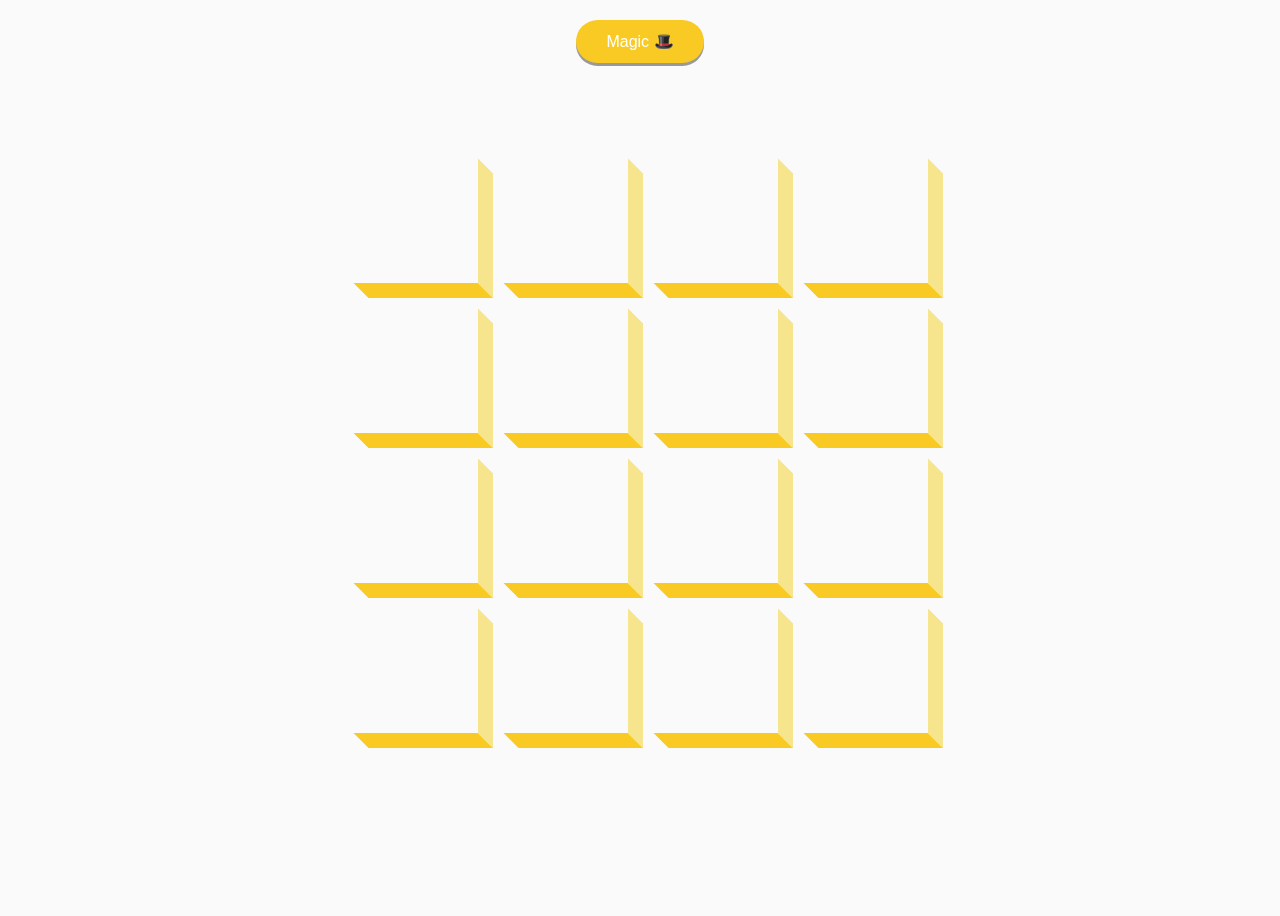
<file: 3d-boxes-background/index.html>
<!DOCTYPE html>
<html lang="en">
  <head>
    <meta charset="UTF-8" />
    <meta name="viewport" content="width=device-width, initial-scale=1.0" />
    <link
      rel="stylesheet"
      href="https://cdnjs.cloudflare.com/ajax/libs/font-awesome/5.14.0/css/all.min.css"
      integrity="sha512-1PKOgIY59xJ8Co8+NE6FZ+LOAZKjy+KY8iq0G4B3CyeY6wYHN3yt9PW0XpSriVlkMXe40PTKnXrLnZ9+fkDaog=="
      crossorigin="anonymous"
    />
    <!-- crossorigin="anonymous" 会发起一个跨域请求，不发送认证消息  -->
    <link rel="stylesheet" href="style.css" />
    <title>3D Boxes Background</title>
  </head>
  <body>
    <button id="btn" class="magic">Magic 🎩</button>
    <div id="boxes" class="boxes big"></div>
    <script src="script.js"></script>
  </body>
</html>
</file>
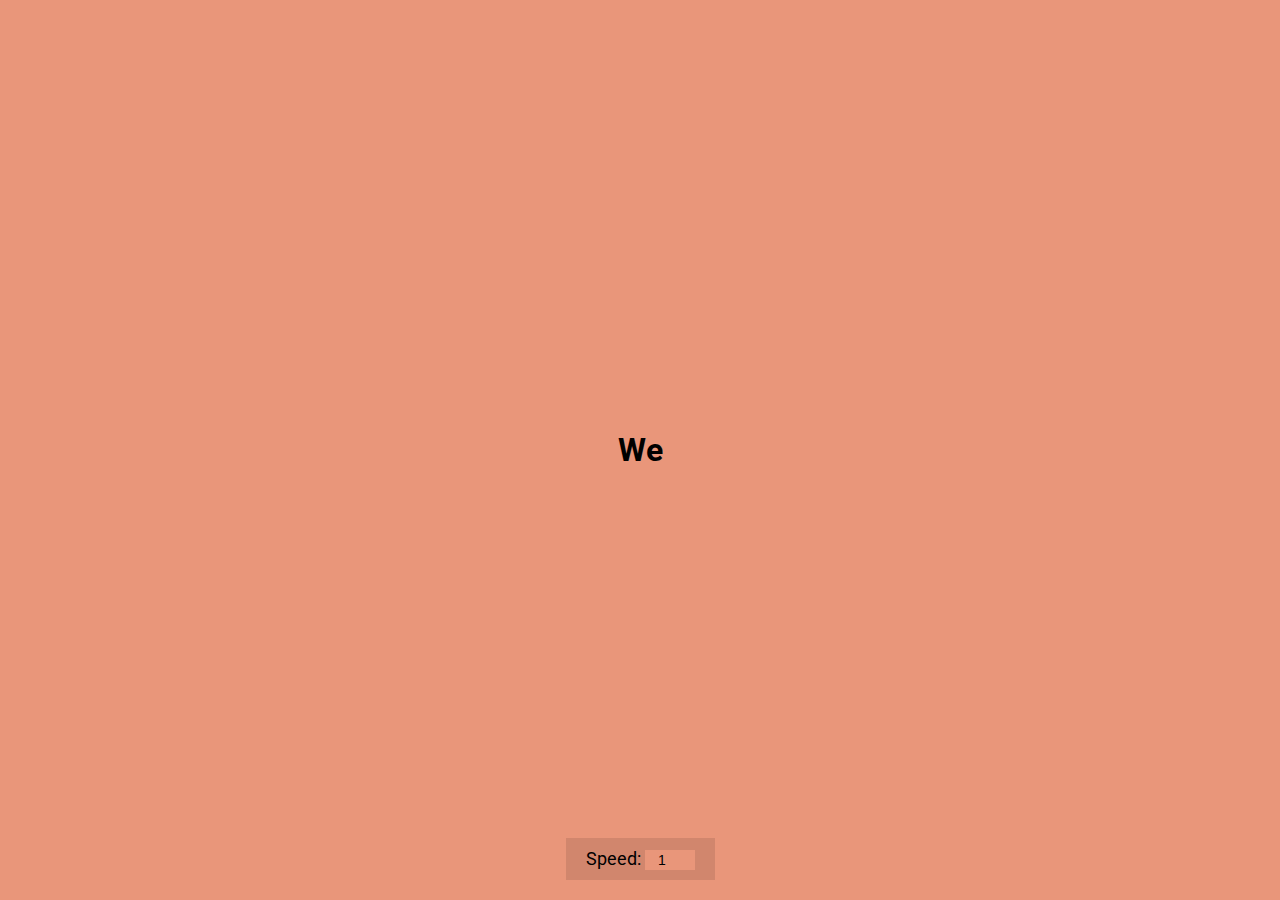
<file: auto-text-effect/index.html>
<!DOCTYPE html>
<html lang="en">
  <head>
    <meta charset="UTF-8" />
    <meta name="viewport" content="width=device-width, initial-scale=1.0" />
    <link rel="stylesheet" href="style.css" />
    <title>Auto Text Effect</title>
  </head>
  <body>
    <h1 id="text">Starting...</h1>

    <div>
      <label for="speed">Speed:</label>
      <input type="number" name="speed" id="speed" value="1" min="1" max="10" step="1">
    </div>

    <script src="script.js"></script>
  </body>
</html>
</file>
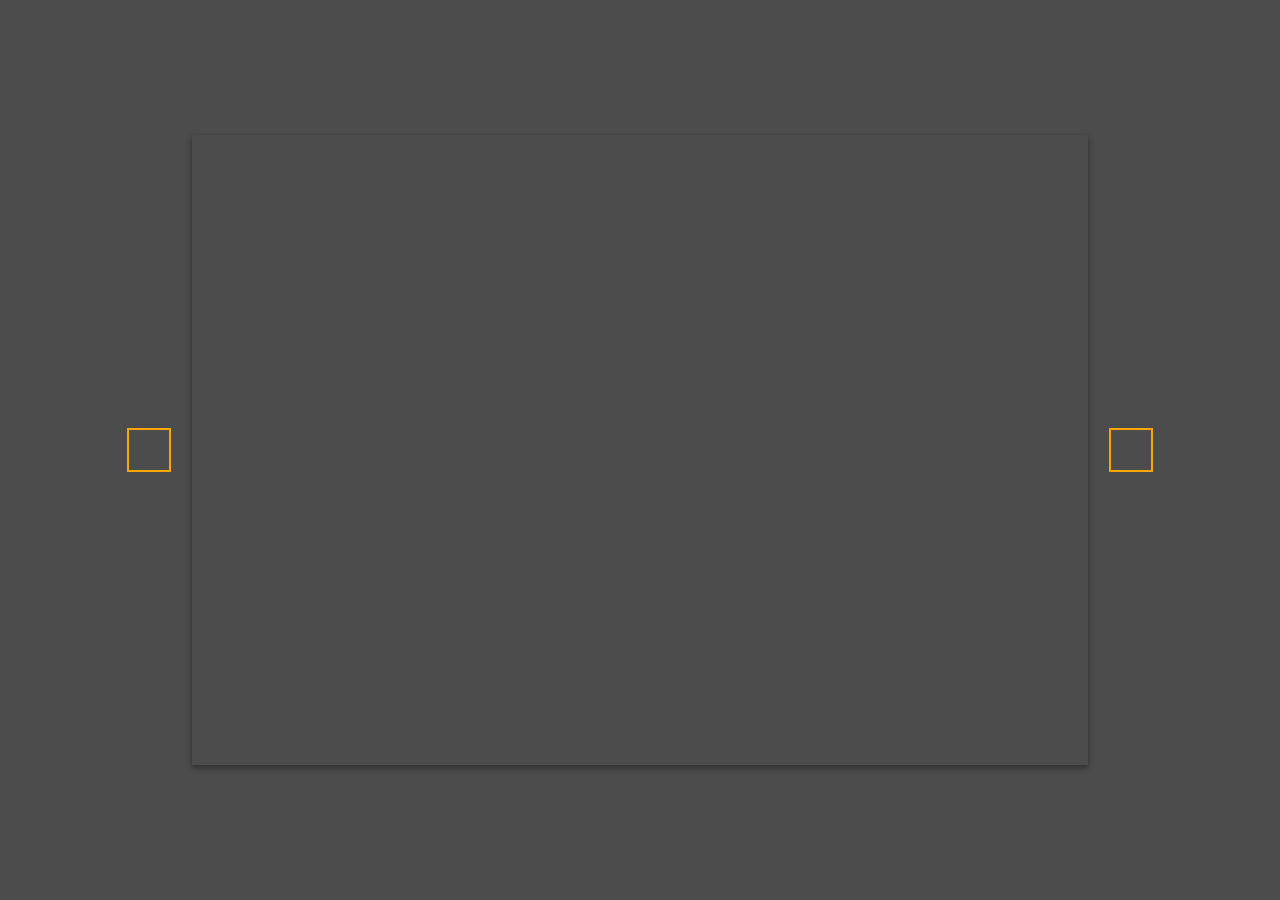
<file: background-slider/index.html>
<!DOCTYPE html>
<html lang="en">
  <head>
    <meta charset="UTF-8" />
    <meta name="viewport" content="width=device-width, initial-scale=1.0" />
    <link
      rel="stylesheet"
      href="https://cdnjs.cloudflare.com/ajax/libs/font-awesome/5.14.0/css/all.min.css"
      integrity="sha512-1PKOgIY59xJ8Co8+NE6FZ+LOAZKjy+KY8iq0G4B3CyeY6wYHN3yt9PW0XpSriVlkMXe40PTKnXrLnZ9+fkDaog=="
      crossorigin="anonymous"
    />
    <link rel="stylesheet" href="style.css" />
    <title>Background Slider</title>
  </head>
  <body>
    <div class="slider-container">
      <div
        class="slide active"
        style="
          background-image: url('https://images.unsplash.com/photo-1549880338-65ddcdfd017b?ixlib=rb-1.2.1&ixid=eyJhcHBfaWQiOjEyMDd9&auto=format&fit=crop&w=2100&q=80');
        "
      ></div>
      <div
        class="slide"
        style="
          background-image: url('https://images.unsplash.com/photo-1511593358241-7eea1f3c84e5?ixlib=rb-1.2.1&ixid=eyJhcHBfaWQiOjEyMDd9&auto=format&fit=crop&w=1934&q=80');
        "
      ></div>

      <div
        class="slide"
        style="
          background-image: url('https://images.unsplash.com/photo-1495467033336-2effd8753d51?ixlib=rb-1.2.1&ixid=eyJhcHBfaWQiOjEyMDd9&auto=format&fit=crop&w=2100&q=80');
        "
      ></div>

      <div
        class="slide"
        style="
          background-image: url('https://images.unsplash.com/photo-1522735338363-cc7313be0ae0?ixlib=rb-1.2.1&ixid=eyJhcHBfaWQiOjEyMDd9&auto=format&fit=crop&w=2689&q=80');
        "
      ></div>

      <div
        class="slide"
        style="
          background-image: url('https://images.unsplash.com/photo-1559087867-ce4c91325525?ixlib=rb-1.2.1&ixid=eyJhcHBfaWQiOjEyMDd9&auto=format&fit=crop&w=2100&q=80');
        "
      ></div>

      <button class="arrow left-arrow" id="left">
        <i class="fas fa-arrow-left"></i>
      </button>

      <button class="arrow right-arrow" id="right">
        <i class="fas fa-arrow-right"></i>
      </button>
    </div>
    <script src="script.js"></script>
  </body>
</html>
</file>
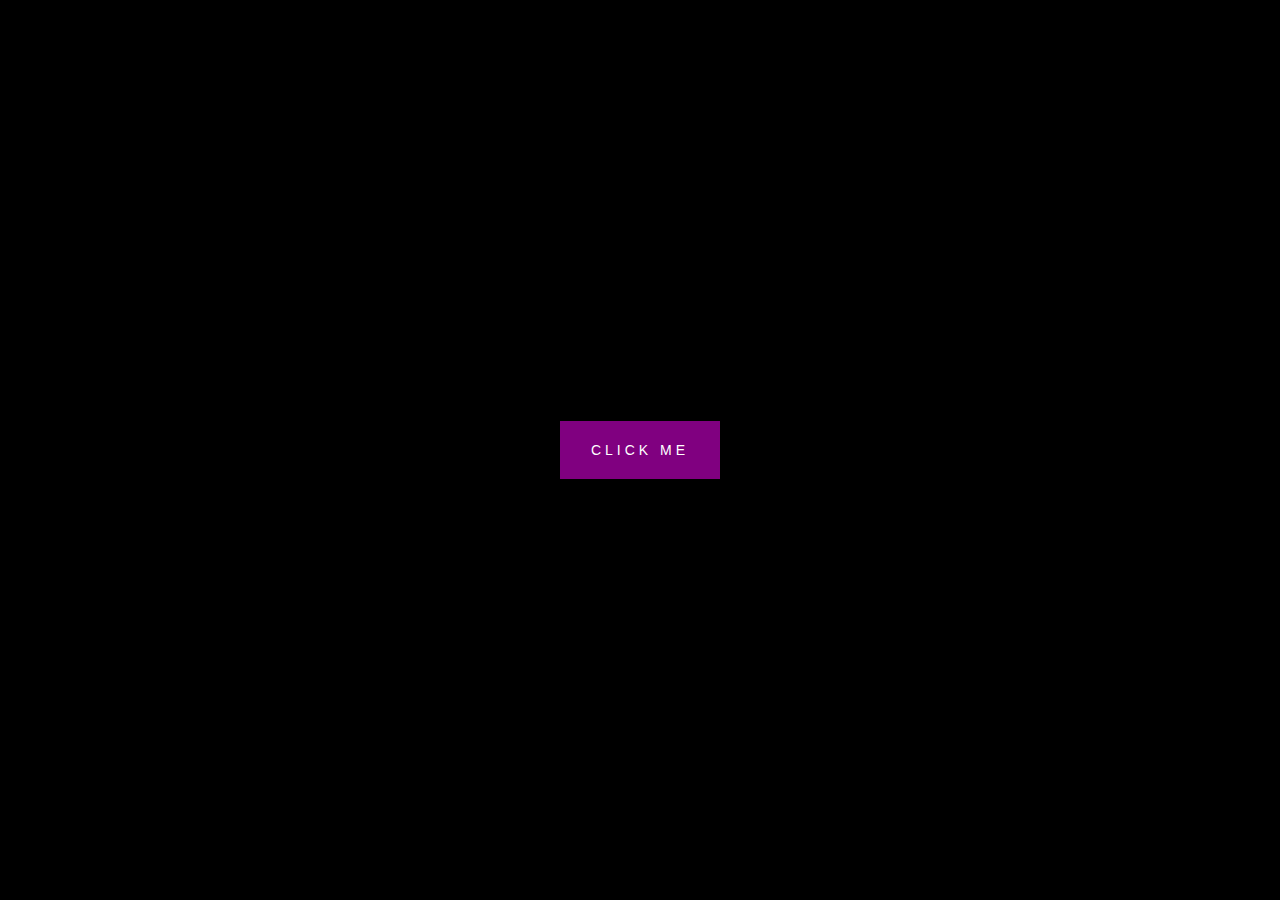
<file: button-ripple-effect/index.html>
<!DOCTYPE html>
<html lang="en">
  <head>
    <meta charset="UTF-8" />
    <meta name="viewport" content="width=device-width, initial-scale=1.0" />
    <link rel="stylesheet" href="style.css" />
    <title>Button Ripple Effect</title>
  </head>
  <body>
    <button class="ripple">Click Me</button>
    <script src="script.js"></script>
  </body>
</html>
</file>
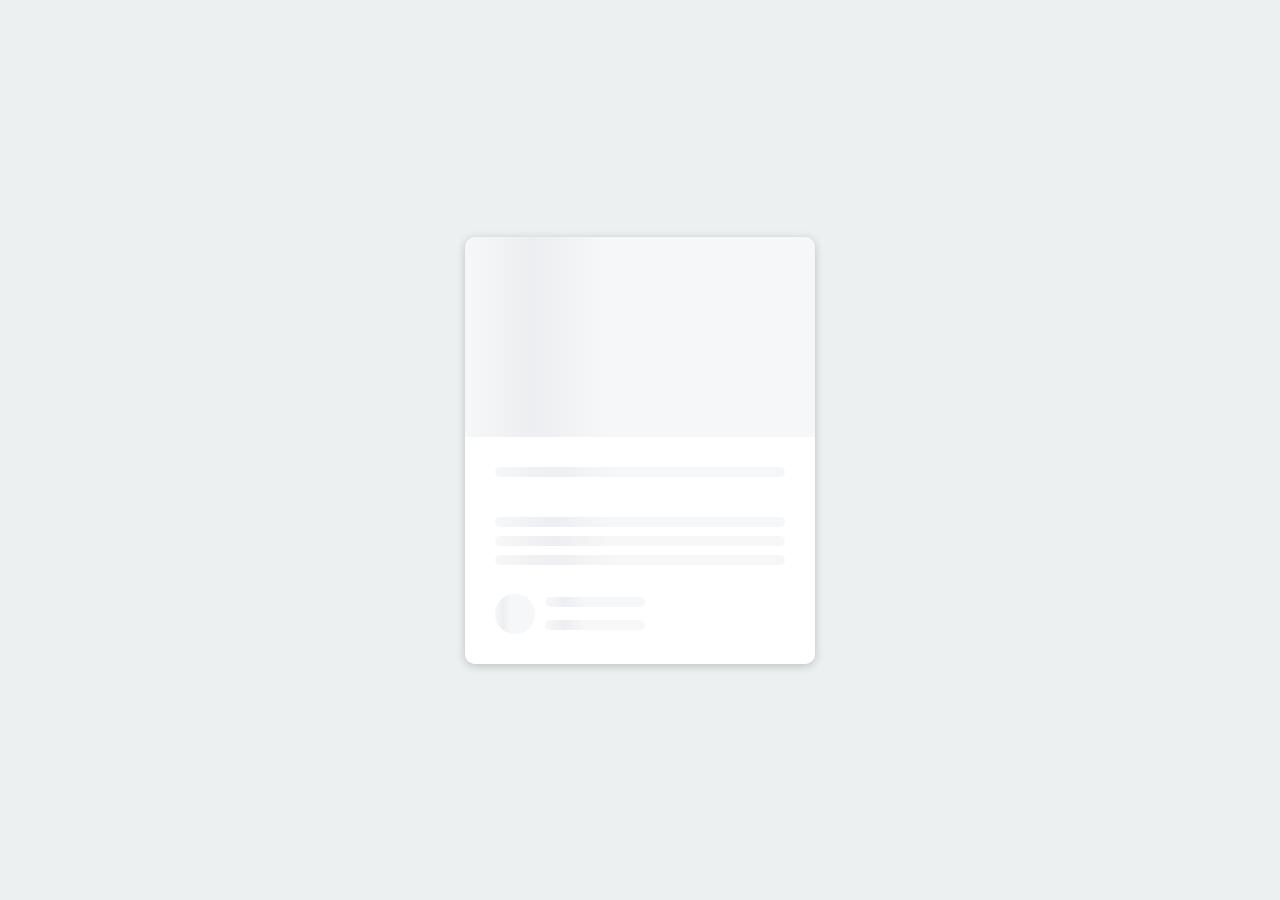
<file: content-placeholder/index.html>
<!DOCTYPE html>
<html lang="en">
  <head>
    <meta charset="UTF-8" />
    <meta name="viewport" content="width=device-width, initial-scale=1.0" />
    <link rel="stylesheet" href="style.css" />
    <title>Content Placeholder</title>
  </head>
  <body>
    <div class="card">
      <div class="card-header animated-bg" id="header">&nbsp;</div>

      <div class="card-content">
        <h3 class="card-title animated-bg animated-bg-text" id="title">
          &nbsp;
        </h3>
        <p class="card-excerpt" id="excerpt">
          &nbsp;
          <span class="animated-bg animated-bg-text">&nbsp;</span>
          <span class="animated-bg animated-bg-text">&nbsp;</span>
          <span class="animated-bg animated-bg-text">&nbsp;</span>
        </p>
        <div class="author">
          <div class="profile-img animated-bg" id="profile_img">&nbsp;</div>
          <div class="author-info">
            <strong class="animated-bg animated-bg-text" id="name"
              >&nbsp;</strong
            >
            <small class="animated-bg animated-bg-text" id="date">&nbsp;</small>
          </div>
        </div>
      </div>
    </div>

    <script src="script.js"></script>
  </body>
</html>
</file>
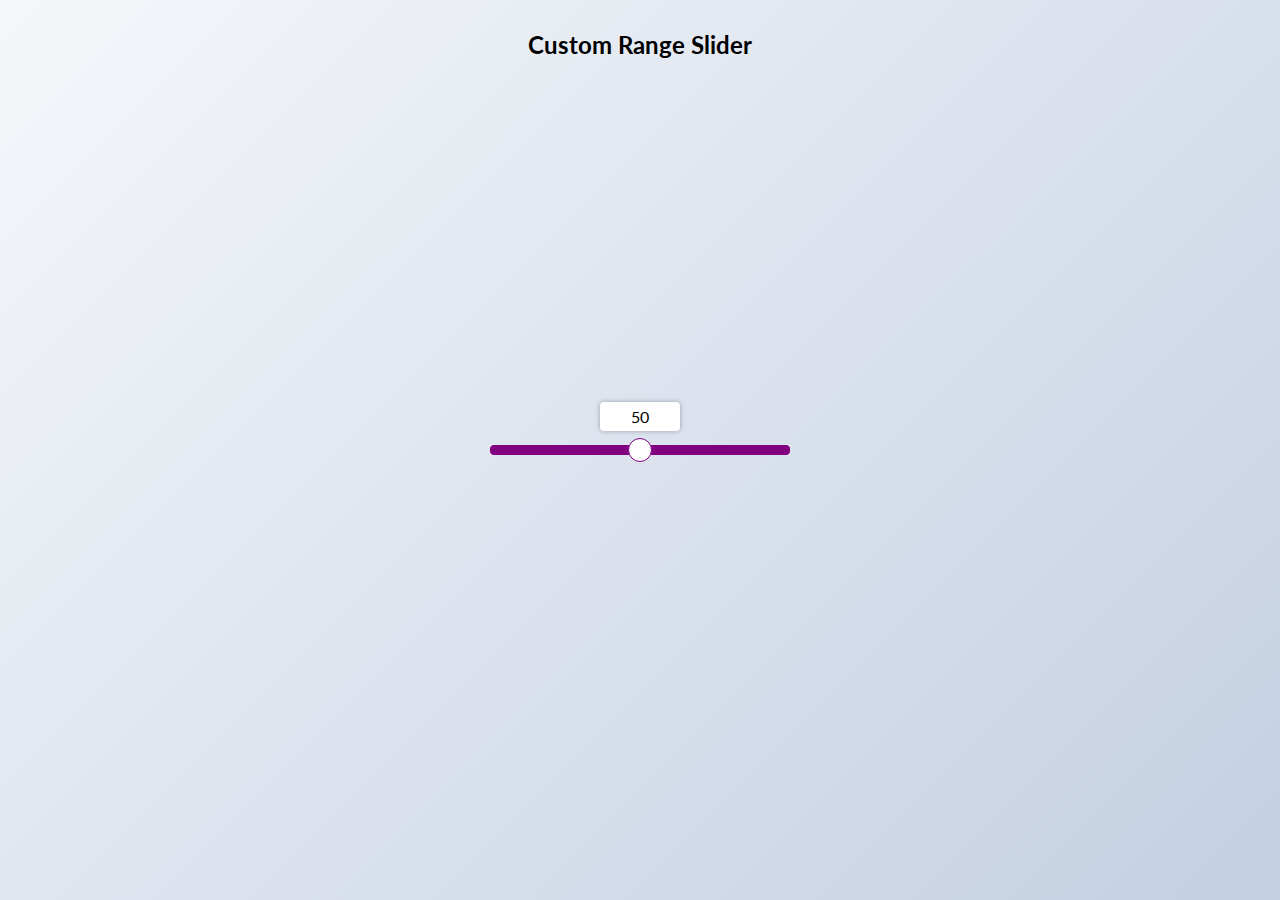
<file: custom-range-slider/index.html>
<!DOCTYPE html>
<html lang="en">
  <head>
    <meta charset="UTF-8" />
    <meta name="viewport" content="width=device-width, initial-scale=1.0" />
    <link rel="stylesheet" href="style.css" />
    <title>Custom Range Slider</title>
  </head>
  <body>
    <h2>Custom Range Slider</h2>
    <div class="range-container">
      <input type="range" id="range" min="0" max="100">
      <label for="range">50</label>
    </div>

    <script src="script.js"></script>
  </body>
</html>
</file>
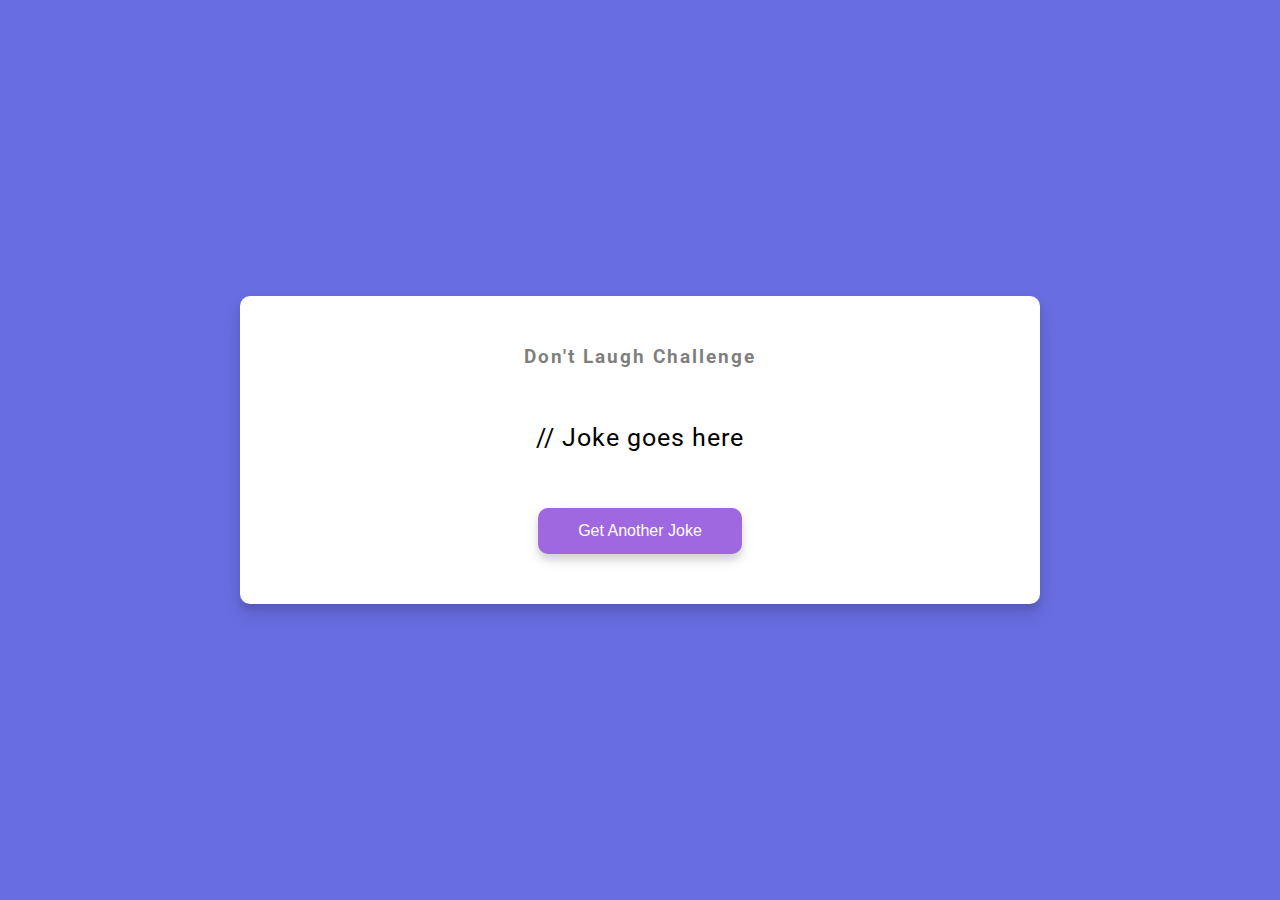
<file: dad-jokes/index.html>
<!DOCTYPE html>
<html lang="en">
  <head>
    <meta charset="UTF-8" />
    <meta name="viewport" content="width=device-width, initial-scale=1.0" />
    <link rel="stylesheet" href="style.css" />
    <title>Dad Jokes</title>
  </head>
  <body>
    <div class="container">
      <h3>Don't Laugh Challenge</h3>
      <div id="joke" class="joke">// Joke goes here</div>
      <button id="jokeBtn" class="btn">Get Another Joke</button>
    </div>
    <script src="script.js"></script>
  </body>
</html>
</file>
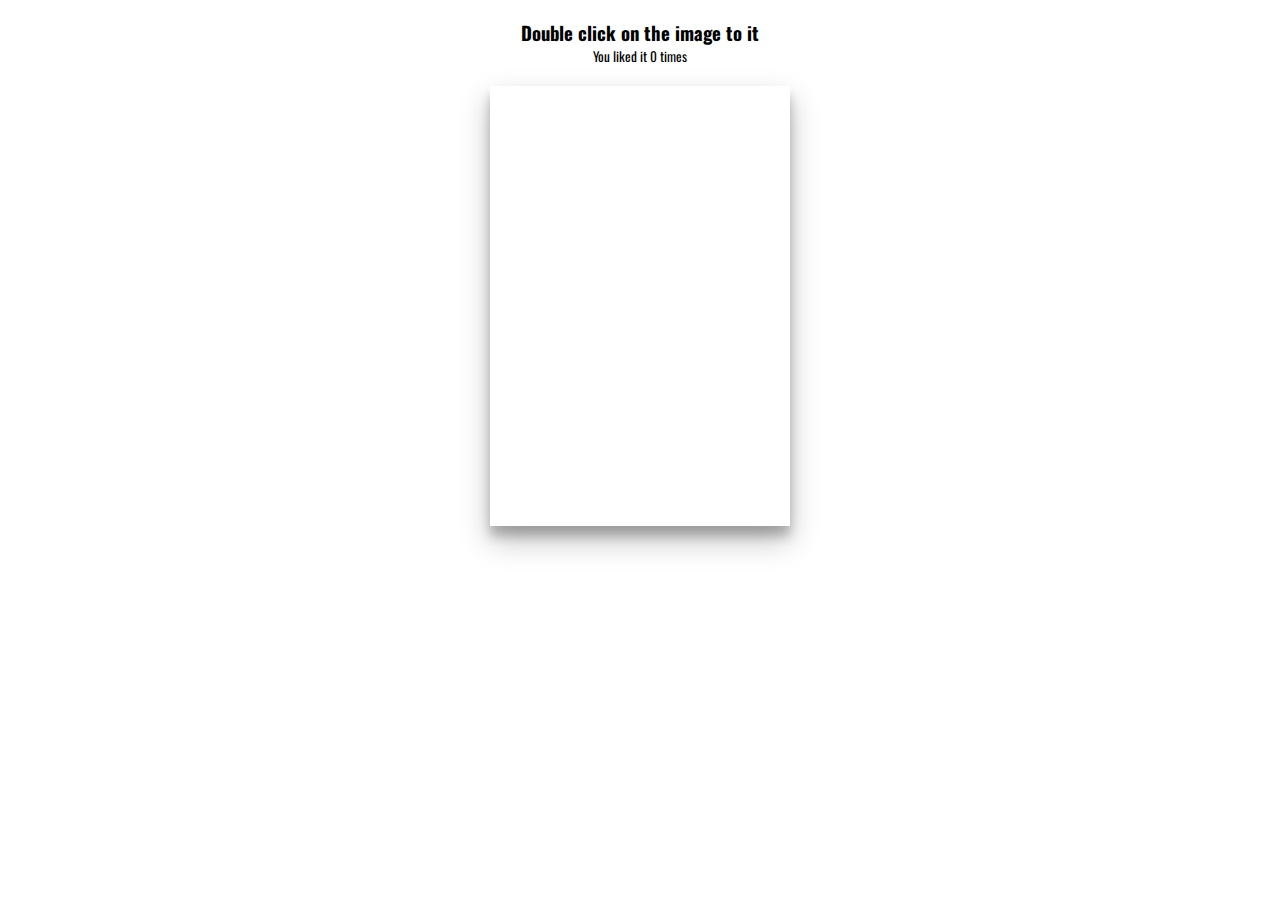
<file: double-click-heart/index.html>
<!DOCTYPE html>
<html lang="en">
  <head>
    <meta charset="UTF-8" />
    <meta name="viewport" content="width=device-width, initial-scale=1.0" />
    <link rel="stylesheet" href="https://cdnjs.cloudflare.com/ajax/libs/font-awesome/5.14.0/css/all.min.css" integrity="sha512-1PKOgIY59xJ8Co8+NE6FZ+LOAZKjy+KY8iq0G4B3CyeY6wYHN3yt9PW0XpSriVlkMXe40PTKnXrLnZ9+fkDaog==" crossorigin="anonymous" />
    <link rel="stylesheet" href="style.css" />
    <title>Double Click Heart</title>
  </head>
  <body>
    <h3>Double click on the image to <i class="fas fa-heart"></i> it</h3>
    <small>You liked it <span id="times">0</span> times</small>

    <div class="loveMe"></div>

    <script src="script.js"></script>
  </body>
</html>
</file>
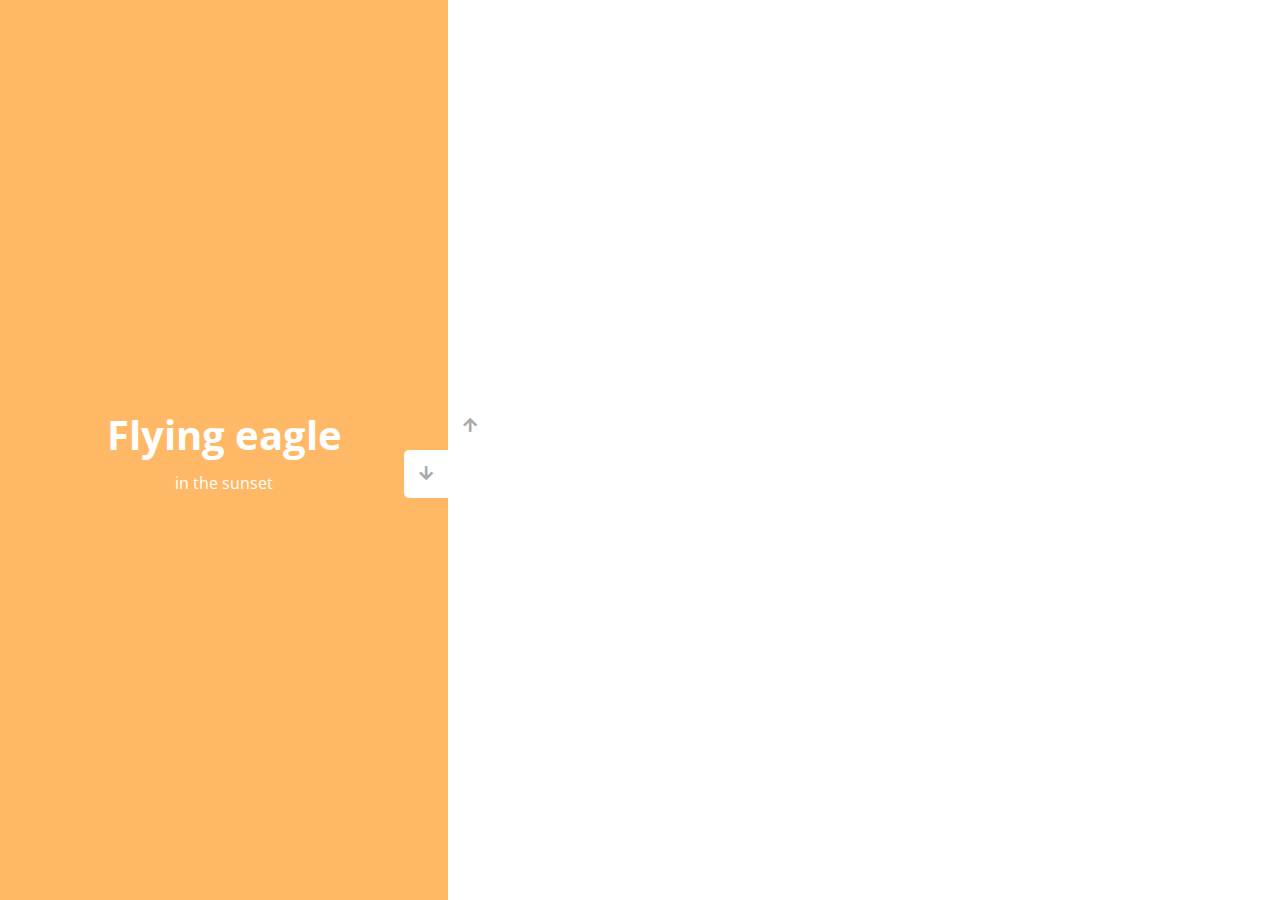
<file: double-vertical-slider/index.html>
<!DOCTYPE html>
<html lang="en">
  <head>
    <meta charset="UTF-8" />
    <meta name="viewport" content="width=device-width, initial-scale=1.0" />
    <link rel="stylesheet" href="https://cdnjs.cloudflare.com/ajax/libs/font-awesome/5.15.1/css/all.min.css" />
    <link rel="stylesheet" href="style.css" />
    <title>Vertical Slider</title>
  </head>
  <body>
    <div class="slider-container">
      <div class="left-slide">
        <div style="background-color: #FD3555">
          <h1>Nature flower</h1>
          <p>all in pink</p>
        </div>
        <div style="background-color: #2A86BA">
          <h1>Bluuue Sky</h1>
          <p>with it's mountains</p>
        </div>
        <div style="background-color: #252E33">
          <h1>Lonely castle</h1>
          <p>in the wilderness</p>
        </div>
        <div style="background-color: #FFB866">
          <h1>Flying eagle</h1>
          <p>in the sunset</p>
        </div>
      </div>
      <div class="right-slide">
        <div style="background-image: url('https://images.unsplash.com/photo-1508768787810-6adc1f613514?ixlib=rb-0.3.5&ixid=eyJhcHBfaWQiOjEyMDd9&s=e27f6661df21ed17ab5355b28af8df4e&auto=format&fit=crop&w=1350&q=80')"></div>
        <div style="background-image: url('https://images.unsplash.com/photo-1519981593452-666cf05569a9?ixlib=rb-0.3.5&ixid=eyJhcHBfaWQiOjEyMDd9&s=90ed8055f06493290dad8da9584a13f7&auto=format&fit=crop&w=715&q=80')"></div>
        <div style="background-image: url('https://images.unsplash.com/photo-1486899430790-61dbf6f6d98b?ixlib=rb-0.3.5&ixid=eyJhcHBfaWQiOjEyMDd9&s=8ecdee5d1b3ed78ff16053b0227874a2&auto=format&fit=crop&w=1002&q=80')"></div>
        <div style="background-image: url('https://images.unsplash.com/photo-1510942201312-84e7962f6dbb?ixlib=rb-0.3.5&ixid=eyJhcHBfaWQiOjEyMDd9&s=da4ca7a78004349f1b63f257e50e4360&auto=format&fit=crop&w=1050&q=80')"></div>
      </div>
      <div class="action-buttons">
        <button class="down-button">
          <i class="fas fa-arrow-down"></i>
        </button>
        <button class="up-button">
          <i class="fas fa-arrow-up"></i>
        </button>
      </div>
    </div>

    <script src="script.js"></script>
  </body>
</html>
</file>
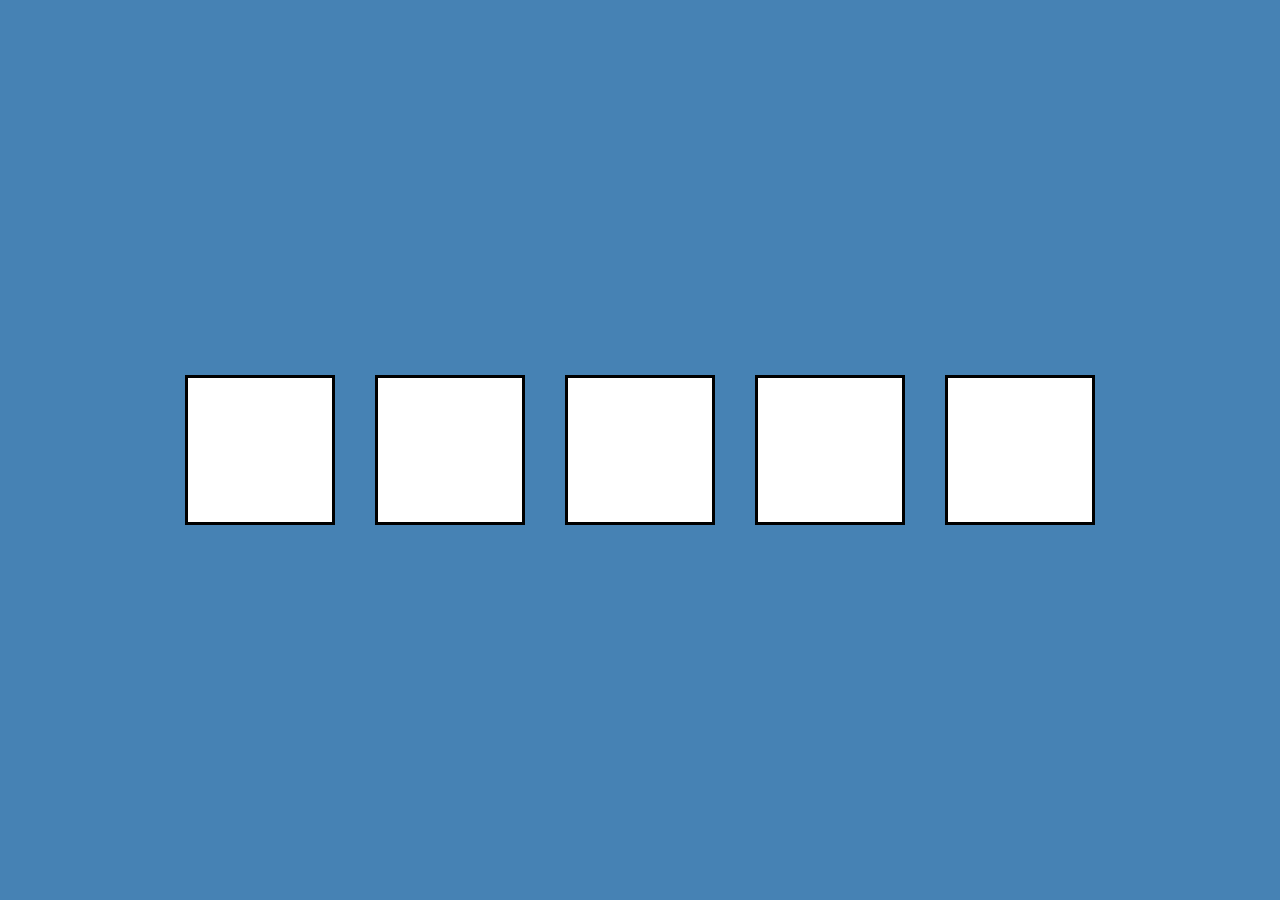
<file: drag-n-drop/index.html>
<!DOCTYPE html>
<html lang="en">
  <head>
    <meta charset="UTF-8" />
    <meta name="viewport" content="width=device-width, initial-scale=1.0" />
    <link rel="stylesheet" href="style.css" />
    <title>Drag N Drop</title>
  </head>
  <body>
    <div class="empty">
      <!-- draggable 是一个枚举类型的属性，用于标识元素是否允许使用 拖放操作 API (en-US) 拖动。 -->
      <div class="fill" draggable="true"></div>
    </div>
    <div class="empty"></div>
    <div class="empty"></div>
    <div class="empty"></div>
    <div class="empty"></div>

    <script src="script.js"></script>
  </body>
</html>
</file>
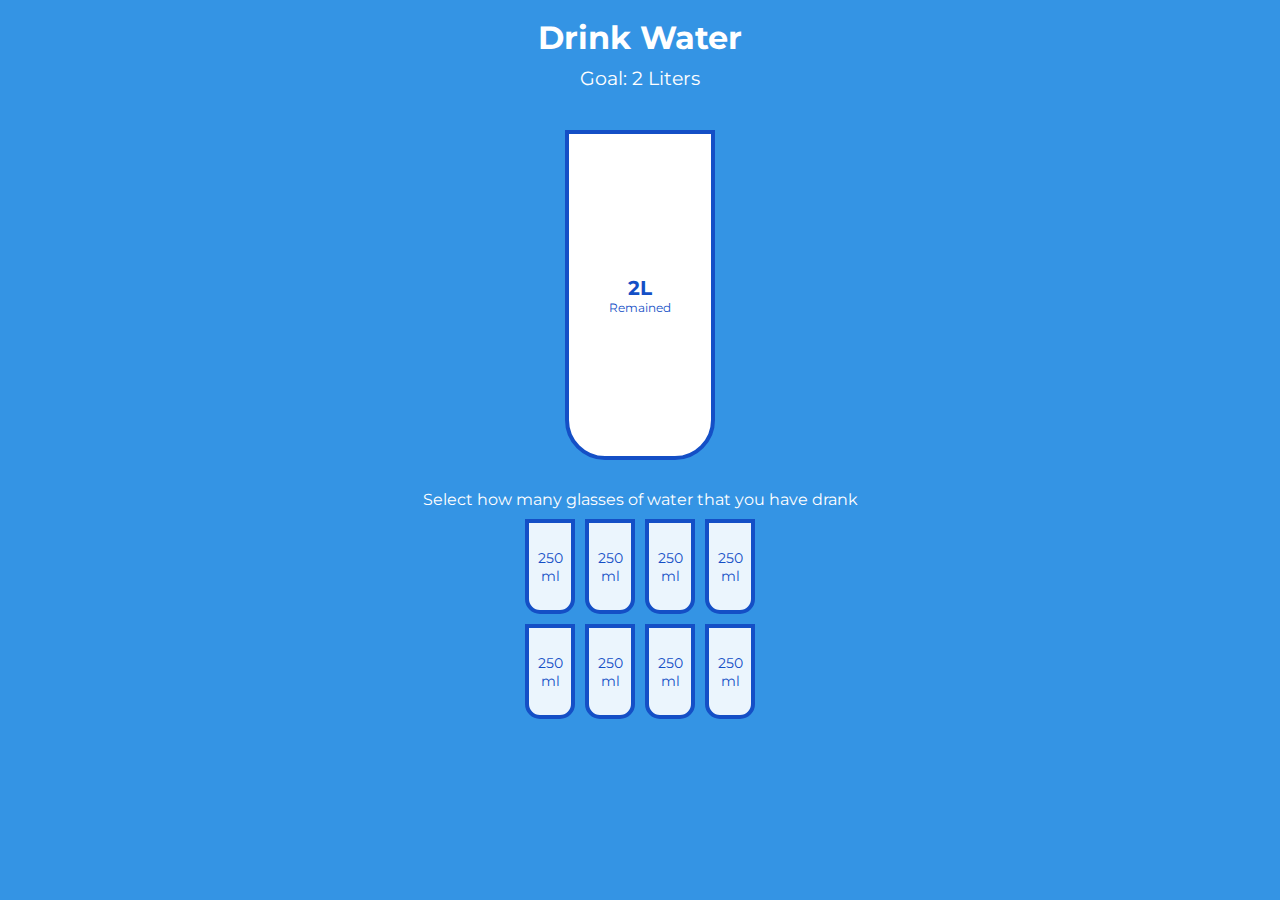
<file: drink-water/index.html>
<!DOCTYPE html>
<html lang="en">
  <head>
    <meta charset="UTF-8" />
    <meta name="viewport" content="width=device-width, initial-scale=1.0" />
    <link rel="stylesheet" href="style.css" />
    <title>Drink Water</title>
  </head>
  <body>
    <h1>Drink Water</h1>
    <h3>Goal: 2 Liters</h3>

    <div class="cup">
      <div class="remained" id="remained">
        <span id="liters"></span>
        <small>Remained</small>
      </div>

      <div class="percentage" id="percentage"></div>
    </div>

    <p class="text">Select how many glasses of water that you have drank</p>

    <div class="cups">
      <div class="cup cup-small">250 ml</div>
      <div class="cup cup-small">250 ml</div>
      <div class="cup cup-small">250 ml</div>
      <div class="cup cup-small">250 ml</div>
      <div class="cup cup-small">250 ml</div>
      <div class="cup cup-small">250 ml</div>
      <div class="cup cup-small">250 ml</div>
      <div class="cup cup-small">250 ml</div>
    </div>

    <script src="script.js"></script>
  </body>
</html>
</file>
<file: 3d-boxes-background/style.css>
/* @import url('https://fonts.googleapis.com/css2?family=Roboto:wght@400;700&display=swap');
@import url('https://fonts.googleapis.com/css2?family=Poppins&display=swap'); */

* {
  box-sizing: border-box;
}

body {
  background-color: #fafafa;
  font-family: 'Roboto', sans-serif;
  display: flex;
  flex-direction: column;
  align-items: center;
  justify-content: center;
  height: 100vh;
  overflow: hidden;
}

.magic {
  background-color: #f9ca24;
  color: #fff;
  font-family: 'Poppins', sans-serif;
  border: 0;
  border-radius: 50px;
  font-size: 16px;
  padding: 12px 30px;
  cursor: pointer;
  position: fixed;
  top: 20px;
  /* letter-spacing: 1px; */
  box-shadow: 0 3px rgba(59, 55, 51, 0.5);
  /* z-index: 100; */
}

/* .magic:focus {
  outline: none;
} */

.magic:active {
  box-shadow: none;
  transform: translateY(20px); /* 点击时向y轴移动20px */
}

.boxes {
  display: flex;
  flex-wrap: wrap;    /* 换行 */
  justify-content: space-around;  /* 平分剩余空间 */
  height: 500px;
  width: 500px;
  position: relative;
  transition: 3s ease-in-out;
  /*
  linear: 匀速
  ease-in: 减速
  ease-out: 加速
  ease-in-out: 先加速后减速

   */
}

.boxes.big {
  width: 600px;
  height: 600px;
}

.boxes.big .box {
  transform: rotateZ(360deg);
}

.box {
  background-image: url('https://media.giphy.com/media/EZqwsBSPlvSda/giphy.gif');
  background-repeat: no-repeat;
  background-size: 500px 500px;
  position: relative;
  height: 125px;
  width: 125px;
  transition: 0.4s ease;
}

.box::after {
  content: '';
  background-color: #f6e58d;
  position: absolute;
  top: 8px;
  right: -15px;
  height: 100%;
  width: 15px;
  transform: skewY(45deg);
}
/* transform: skew:切片扭曲 */
.box::before {
  content: '';
  background-color: #f9ca24;
  position: absolute;
  bottom: -15px;
  left: 8px;
  height: 15px;
  width: 100%;
  transform: skewX(45deg);
}
</file>
<file: auto-text-effect/style.css>
@import url('https://fonts.googleapis.com/css2?family=Roboto:wght@400;700&display=swap');

* {
  box-sizing: border-box;
}

body {
  background-color: darksalmon;
  font-family: 'Roboto', sans-serif;
  display: flex;
  /* flex-direction: column; */
  align-items: center;
  justify-content: center;
  height: 100vh;
  /* overflow: hidden; */
  margin: 0;
}

div {
  position: absolute;
  bottom: 20px;
  background: rgba(0, 0, 0, 0.1);
  padding: 10px 20px;
  font-size: 18px;
}

input {
  width: 50px;
  padding: 2px;
  font-size: 14px;
  background-color: darksalmon;
  border: none;
  text-align: center;
}

input:focus {
  outline: none;
}
</file>
<file: background-slider/style.css>
@import url('https://fonts.googleapis.com/css2?family=Roboto:wght@400;700&display=swap');

* {
  box-sizing: border-box;
}

body {
  font-family: 'Roboto', sans-serif;
  display: flex;
  flex-direction: column;
  align-items: center;
  justify-content: center;
  height: 100vh;
  overflow: hidden;
  margin: 0;
  background-position: center center;
  background-size: cover;
  transition: 0.4s;
}

body::before {
  content: '';
  position: absolute;
  top: 0;
  left: 0;
  width: 100%;
  height: 100vh;
  background-color: rgba(0, 0, 0, 0.7);
  z-index: -1;
}

.slider-container {
  box-shadow: 0 3px 6px rgba(0, 0, 0, 0.16), 0 3px 6px rgba(0, 0, 0, 0.23);
  height: 70vh;
  width: 70vw;
  position: relative;
  overflow: hidden;
}

.slide {
  opacity: 0;
  height: 100vh;
  width: 100vw;
  background-position: center center;
  background-size: cover;
  position: absolute;
  top: -15vh;
  left: -15vw;
  transition: 0.4s ease;
  z-index: 1;
}

.slide.active {
  opacity: 1;
}

.arrow {
  position: fixed;
  background-color: transparent;
  color: #fff;
  padding: 20px;
  font-size: 30px;
  border: 2px solid orange;
  top: 50%;
  transform: translateY(-50%);
  cursor: pointer;
}

.arrow:focus {
  outline: 0;
}

.left-arrow {
  left: calc(15vw - 65px);
}

.right-arrow {
  right: calc(15vw - 65px);
}
</file>
<file: button-ripple-effect/style.css>
@import url('https://fonts.googleapis.com/css2?family=Roboto:wght@400;700&display=swap');

* {
  box-sizing: border-box;
}

body {
  background-color: #000;
  font-family: 'Roboto', sans-serif;
  display: flex;
  flex-direction: column;
  align-items: center;
  justify-content: center;
  height: 100vh;
  overflow: hidden;
  margin: 0;
}

button {
  background-color: purple;
  color: #fff;
  border: 1px purple solid;
  font-size: 14px;
  text-transform: uppercase;
  letter-spacing: 4px;
  padding: 20px 30px;
  overflow: hidden;
  /* margin: 10px 0; */
  position: relative;
}

button:focus {
  outline: none;
}

button .circle {
  position: absolute;
  background-color: #fff;
  width: 100px;
  height: 100px;
  border-radius: 50%;
  transform: translate(-50%, -50%) scale(0);
  animation: scale 0.5s ease-out;
}

@keyframes scale {
  to {
    transform: translate(-50%, -50%) scale(5);
    opacity: 0;
  }
}
</file>
<file: content-placeholder/style.css>
@import url('https://fonts.googleapis.com/css2?family=Roboto:wght@400;700&display=swap');

* {
  box-sizing: border-box;
}

body {
  background-color: #ecf0f1;
  font-family: 'Roboto', sans-serif;
  display: flex;
  align-items: center;
  justify-content: center;
  height: 100vh;
  overflow: hidden;
  margin: 0;
}

img {
  max-width: 100%;
}

.card {
  box-shadow: 0 2px 10px rgba(0, 0, 0, 0.2);
  border-radius: 10px;
  overflow: hidden;
  width: 350px;
}

.card-header {
  height: 200px;
}

.card-header img {
  object-fit: cover;
  height: 100%;
  width: 100%;
}

.card-content {
  background-color: #fff;
  padding: 30px;
}

.card-title {
  height: 20px;
  margin: 0;
}

.card-excerpt {
  color: #777;
  margin: 10px 0 20px;
}

.author {
  display: flex;
}

.profile-img {
  border-radius: 50%;
  overflow: hidden;
  height: 40px;
  width: 40px;
}

.author-info {
  display: flex;
  flex-direction: column;
  justify-content: space-around;
  margin-left: 10px;
  width: 100px;
}

.author-info small {
  color: #aaa;
  margin-top: 5px;
}

.animated-bg {
  background-image: linear-gradient(
    to right,
    #f6f7f8 0%,
    #edeef1 10%,
    #f6f7f8 20%,
    #f6f7f8 100%
  );
  background-size: 200% 100%;
  animation: bgPos 1s linear infinite;
}

.animated-bg-text {
  border-radius: 50px;
  display: inline-block;
  margin: 0;
  height: 10px;
  width: 100%;
}

@keyframes bgPos {
  0% {
    background-position: 50% 0;
  }

  100% {
    background-position: -150% 0;
  }
}
</file>
<file: custom-range-slider/style.css>
@import url('https://fonts.googleapis.com/css?family=Lato&display=swap');

* {
  box-sizing: border-box;
}

body {
  background-image: linear-gradient(135deg, #f5f7fa 0%, #c3cfe2 100%);
  font-family: 'Lato', sans-serif;
  display: flex;
  flex-direction: column;
  align-items: center;
  justify-content: center;
  height: 100vh;
  overflow: hidden;
  margin: 0;
}

h2 {
  position: absolute;
  top: 10px;
}

.range-container {
  position: relative;
}

input[type='range'] {
  width: 300px;
  margin: 18px 0;
  -webkit-appearance: none;
}

input[type='range']:focus {
  outline: none;
}

input[type='range'] + label {
  background-color: #fff;
  position: absolute;
  top: -25px;
  left: 110px;
  width: 80px;
  padding: 5px 0;
  text-align: center;
  border-radius: 4px;
  box-shadow: 0 0 5px rgba(0, 0, 0, 0.3);
}

/* Chrome & Safari */
input[type='range']::-webkit-slider-runnable-track {
  background: purple;
  border-radius: 4px;
  width: 100%;
  height: 10px;
  cursor: pointer;
}

input[type='range']::-webkit-slider-thumb {
  -webkit-appearance: none;
  height: 24px;
  width: 24px;
  background: #fff;
  border-radius: 50%;
  border: 1px solid purple;
  margin-top: -7px;
  cursor: pointer;
}

/* Firefox */
input[type='range']::-moz-range-track {
  background: purple;
  border-radius: 4px;
  width: 100%;
  height: 13px;
  cursor: pointer;
}

input[type='range']::-moz-range-thumb {
  -webkit-appearance: none;
  height: 24px;
  width: 24px;
  background: #fff;
  border-radius: 50%;
  border: 1px solid purple;
  margin-top: -7px;
  cursor: pointer;
}

/* IE */
input[type='range']::-ms-track {
  background: purple;
  border-radius: 4px;
  width: 100%;
  height: 13px;
  cursor: pointer;
}

input[type='range']::-ms-thumb {
  -webkit-appearance: none;
  height: 24px;
  width: 24px;
  background: #fff;
  border-radius: 50%;
  border: 1px solid purple;
  margin-top: -7px;
  cursor: pointer;
}
</file>
<file: dad-jokes/style.css>
@import url('https://fonts.googleapis.com/css2?family=Roboto:wght@400;700&display=swap');

* {
  box-sizing: border-box;
}

body {
  background-color: #686de0;
  font-family: 'Roboto', sans-serif;
  display: flex;
  flex-direction: column;
  align-items: center;
  justify-content: center;
  height: 100vh;
  overflow: hidden;
  margin: 0;
  padding: 20px;
}

.container {
  background-color: #fff;
  border-radius: 10px;
  box-shadow: 0 10px 20px rgba(0, 0, 0, 0.1), 0 6px 6px rgba(0, 0, 0, 0.1);
  padding: 50px 20px;
  text-align: center;
  max-width: 100%;
  width: 800px;
}

h3 {
  margin: 0;
  opacity: 0.5;
  letter-spacing: 2px;
}

.joke {
  font-size: 25px;
  letter-spacing: 1px;
  line-height: 40px;
  margin: 50px auto;
  max-width: 600px;
}

.btn {
  background-color: #9f68e0;
  color: #fff;
  border: 0;
  border-radius: 10px;
  box-shadow: 0 5px 15px rgba(0, 0, 0, 0.1), 0 6px 6px rgba(0, 0, 0, 0.1);
  padding: 14px 40px;
  font-size: 16px;
  cursor: pointer;
}

.btn:active {
  transform: scale(0.9);
}

.btn:focus {
  outline: 0;
}
</file>
<file: double-click-heart/style.css>
@import url('https://fonts.googleapis.com/css?family=Oswald');

* {
  box-sizing: border-box;
}

body {
  font-family: 'Oswald', sans-serif;
  text-align: center;
  overflow: hidden;
  margin: 0;
}

h3 {
  margin-bottom: 0;
  text-align: center;
}

small {
  display: block;
  margin-bottom: 20px;
  text-align: center;
}

.fa-heart {
  color: red;
}

.loveMe {
  height: 440px;
  width: 300px;
  background: url('https://images.unsplash.com/photo-1504215680853-026ed2a45def?ixlib=rb-1.2.1&ixid=eyJhcHBfaWQiOjEyMDd9&auto=format&fit=crop&w=334&q=80')
    no-repeat center center/cover;
  margin: auto;
  cursor: pointer;
  max-width: 100%;
  position: relative;
  box-shadow: 0 14px 28px rgba(0, 0, 0, 0.25), 0 10px 10px rgba(0, 0, 0, 0.22);
  overflow: hidden;
}

.loveMe .fa-heart {
  position: absolute;
  animation: grow 0.6s linear;
  transform: translate(-50%, -50%) scale(0);
}

@keyframes grow {
  to {
    transform: translate(-50%, -50%) scale(10);
    opacity: 0;
  }
}
</file>
<file: double-vertical-slider/style.css>
@import url('https://fonts.googleapis.com/css?family=Open+Sans');

* {
  box-sizing: border-box;
  margin: 0;
  padding: 0;
}

body {
  font-family: 'Open Sans', sans-serif;
  height: 100vh;
}

.slider-container {
  position: relative;
  overflow: hidden;
  width: 100vw;
  height: 100vh;
}

.left-slide {
  height: 100%;
  width: 35%;
  position: absolute;
  /* top: 0; */
  /* left: 0; */
  transition: transform 0.5s ease-in-out;
}

.left-slide > div {
  height: 100%;
  width: 100%;
  display: flex;
  flex-direction: column;
  align-items: center;
  justify-content: center;
  color: #fff;
}

.left-slide h1 {
  font-size: 40px;
  margin-bottom: 10px;
  /* margin-top: -30px; */
}

.right-slide {
  height: 100%;
  position: absolute;
  /* top: 0; */
  left: 35%;
  width: 65%;
  transition: transform 0.5s ease-in-out;
}

.right-slide > div {
  background-repeat: no-repeat;
  background-size: cover;
  background-position: center center;
  height: 100%;
  width: 100%;
}

button {
  background-color: #fff;
  border: none;
  color: #aaa;
  cursor: pointer;
  font-size: 16px;
  padding: 15px;
}

button:hover {
  color: #222;
}

button:focus {
  outline: none;
}

.slider-container .action-buttons button {
  position: absolute;
  left: 35%;
  top: 50%;
  z-index: 100;
}

.slider-container .action-buttons .down-button {
  transform: translateX(-100%);
  border-top-left-radius: 5px;
  border-bottom-left-radius: 5px;
}

.slider-container .action-buttons .up-button {
  transform: translateY(-100%);
  border-top-right-radius: 5px;
  border-bottom-right-radius: 5px;
}
</file>
<file: drag-n-drop/style.css>
* {
  box-sizing: border-box;
}

body {
  background-color: steelblue;
  display: flex;
  align-items: center;
  justify-content: center;
  height: 100vh;
  overflow: hidden;
  margin: 0;
}

.empty {
  height: 150px;
  width: 150px;
  margin: 20px;
  border: solid 3px black;
  background: white;
}

.fill {
  background-image: url('https://source.unsplash.com/random/150x150');
  height: 144px;
  width: 144px;
  cursor: pointer;
}

.hold {
  border: solid 5px #ccc;
}

.hovered {
  background-color: #333;
  border-color: white;
  border-style: dotted;
  /* border-style常用取值solid实线；dotted：圆点虚线；dashed方形虚线*/
}

@media (max-width: 800px) {
  body {
    flex-direction: column;
  }
}
</file>
<file: drink-water/style.css>
@import url('https://fonts.googleapis.com/css?family=Montserrat:400,600&display=swap');

:root {
  --border-color: #144fc6;
  --fill-color: #6ab3f8;
}

* {
  box-sizing: border-box;
}

body {
  background-color: #3494e4;
  color: #fff;
  font-family: 'Montserrat', sans-serif;
  display: flex;
  flex-direction: column;
  align-items: center;
  margin-bottom: 40px;
}

h1 {
  margin: 10px 0 0;
}

h3 {
  font-weight: 400;
  margin: 10px 0;
}

.cup {
  background-color: #fff;
  border: 4px solid var(--border-color);
  color: var(--border-color);
  border-radius: 0 0 40px 40px;
  height: 330px;
  width: 150px;
  margin: 30px 0;
  display: flex;
  flex-direction: column;
  overflow: hidden;
}

.cup.cup-small {
  height: 95px;
  width: 50px;
  border-radius: 0 0 15px 15px;
  background-color: rgba(255, 255, 255, 0.9);
  cursor: pointer;
  font-size: 14px;
  align-items: center;
  justify-content: center;
  text-align: center;
  margin: 5px;
  transition: 0.3s ease;
}

.cup.cup-small.full {
  background-color: var(--fill-color);
  color: #fff;
}

.cups {
  display: flex;
  /* flex-wrap 属性指定 flex 元素单行显示还是多行显示。 */
  flex-wrap: wrap;
  align-items: center;
  justify-content: center;
  width: 280px;
}

.remained {
  display: flex;
  flex-direction: column;
  align-items: center;
  justify-content: center;
  text-align: center;
  flex: 1;
  transition: 0.3s ease;
}

.remained span {
  font-size: 20px;
  font-weight: bold;
}

.remained small {
  font-size: 12px;
}

.percentage {
  background-color: var(--fill-color);
  display: flex;
  align-items: center;
  justify-content: center;
  font-weight: bold;
  font-size: 30px;
  height: 0;
  transition: 0.3s ease;
}

.text {
  text-align: center;
  margin: 0 0 5px;
}
</file>
